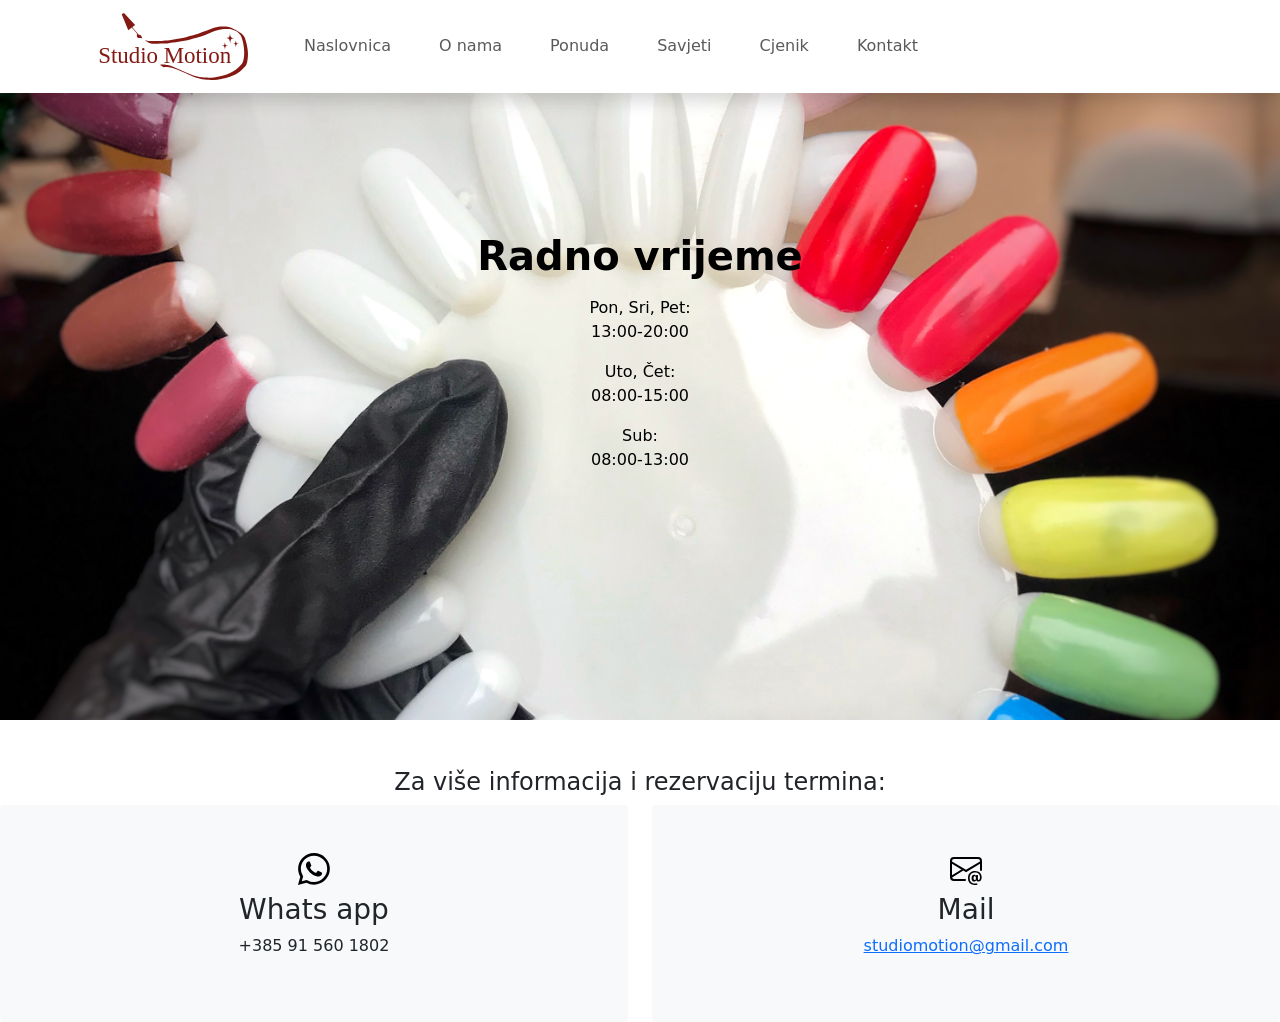
<file: kontakt.html>
<!DOCTYPE html>
<html lang="en">
  <head>
    <meta charset="UTF-8" />
    <meta name="viewport" content="width=device-width, initial-scale=1.0" />
    <link
      href="https://cdn.jsdelivr.net/npm/bootstrap@5.3.2/dist/css/bootstrap.min.css"
      rel="stylesheet"
      integrity="sha384-T3c6CoIi6uLrA9TneNEoa7RxnatzjcDSCmG1MXxSR1GAsXEV/Dwwykc2MPK8M2HN"
      crossorigin="anonymous"
    />
    <link rel="stylesheet" href="style.css" type="text/css" />
    <title>Kontakt</title>
  </head>
  <body>
    <nav
      class="navbar navbar-expand-lg navbar-light bg-white fixed-top pt-2 pb-2 shadow"
    >
      <div class="container">
        <a class="navbar-brand px-3" href="index.html"
          ><img src="images/studiomotion.svg" alt="Studio logo" width="150px" />
        </a>
        <button
          class="navbar-toggler"
          type="button"
          data-bs-toggle="collapse"
          data-bs-target="#navbarNavAltMarkup"
          aria-controls="navbarNavAltMarkup"
          aria-expanded="false"
          aria-label="Toggle navigation"
        >
          <span class="navbar-toggler-icon"></span>
        </button>
        <div class="collapse navbar-collapse" id="navbarNavAltMarkup">
          <div class="navbar-nav">
            <li class="nav-item px-3">
              <a class="nav-link" href="index.html">Naslovnica</a>
            </li>
            <li class="nav-item px-3">
              <a class="nav-link" href="index.html#o-nama">O nama</a>
            </li>
            <li class="nav-item px-3">
              <a class="nav-link" href="index.html#ponuda">Ponuda</a>
            </li>
            <li class="nav-item px-3">
              <a class="nav-link" href="index.html#savjeti">Savjeti</a>
            </li>
            <li class="nav-item px-3">
              <a class="nav-link" href="index.html#cjenik">Cjenik</a>
            </li>
            <li class="nav-item px-3">
              <a class="nav-link" href="kontakt.html">Kontakt</a>
            </li>
          </div>
        </div>
      </div>
    </nav>

        <div class="herokon">
          <div class="container d-flex h-100 justify-content-center align-items-center">
            <div class="text-black">
              <h1 class="mb-3 fw-bold" id="kontakt">Radno vrijeme</h1>
              <div>
                <p class="text-center">
                  Pon, Sri, Pet:<br />
                  13:00-20:00
                </p>
              </div>
              <div>
                <p class="text-center">
                  Uto, Čet:<br />
                  08:00-15:00
                </p>
              </div>
              <div>
                <p class="text-center">
                  Sub:<br />
                  08:00-13:00
                </p>
              </div>
            </div>  
          </div>
        </div>

      <div class="row row-gutter mt-5 justify-content-around align-items-center">
        <h4 class="text-center">Za više informacija i rezervaciju termina:</h4>
        <div class="col-sm-12 col-md-6 text-center">
          <div class="bg-body-tertiary p-5 h-100 rounded-1">
            <img
              class="pb-2"
              src="images/whatsapp.svg"
              alt="Whatsapp simbol"
              width="40"
              height="40"
            />
            <h3>Whats app</h3>
            <p>+385 91 560 1802</p>
          </div>
        </div>
        <div class="col-sm-12 col-md-6 text-center">
          <div class="bg-body-tertiary p-5 h-100 rounded-1">
            <img
              class="pb-2"
              src="images/envelope-at.svg"
              alt="E-mail simbol"
              width="40"
              height="40"
            />
            <h3>Mail</h3>
            <p>
              <a href="mailto:studiomotion@gmail.com">studiomotion@gmail.com</a>
            </p>
          </div>
        </div>
      </div>
    </div>
  </body>
  <script
    src="https://cdn.jsdelivr.net/npm/bootstrap@5.0.2/dist/js/bootstrap.bundle.min.js"
    integrity="sha384-MrcW6ZMFYlzcLA8Nl+NtUVF0sA7MsXsP1UyJoMp4YLEuNSfAP+JcXn/tWtIaxVXM"
    crossorigin="anonymous"
  ></script>
</html>
</file>
<file: style.css>
.hero {
    height: 90vh;
    width: 100vw;
    background-image: url(./images/valentinovo.JPG);
    background-repeat: no-repeat;
    background-size: cover;
    background-position: center;

}

body {
    overflow-x: hidden;
}

.herokon {
    height: 80vh;
    width: 100vw;
    background-image: url(./images/IMG_6983.JPG);
    background-repeat: no-repeat;
    background-size: cover;
    background-position: center;
}
</file>
